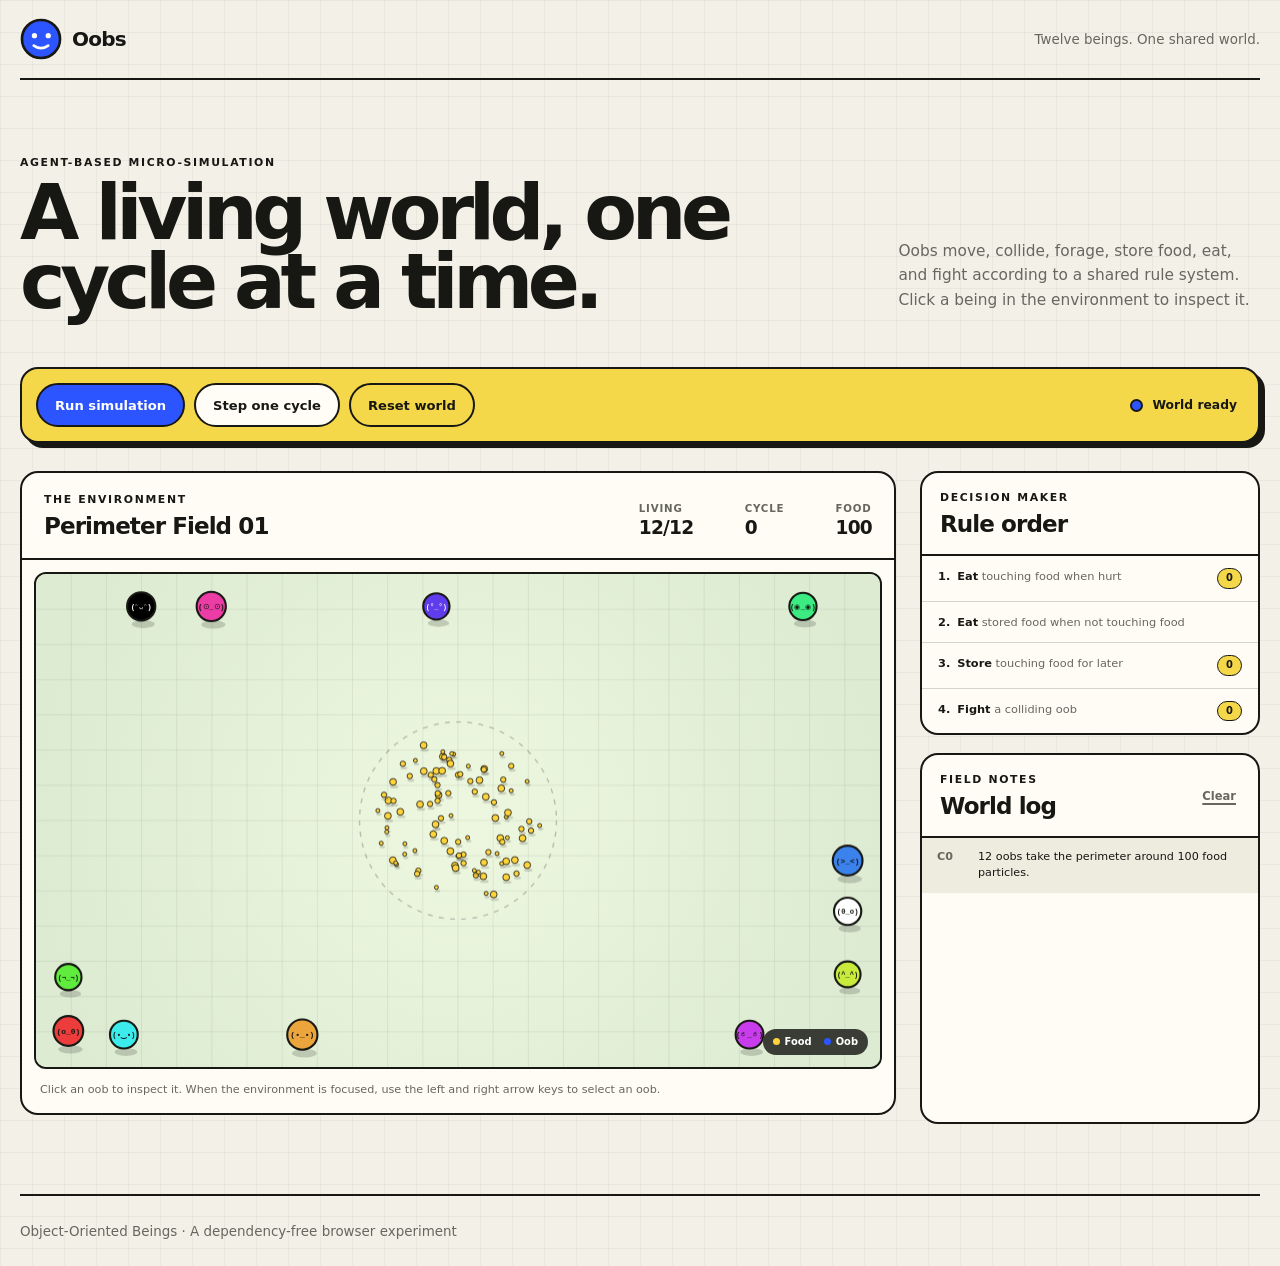
<file: index.html>
<!doctype html>
<html lang="en">
  <head>
    <meta charset="utf-8">
    <meta name="viewport" content="width=device-width, initial-scale=1">
    <meta
      name="description"
      content="Oobs is a tiny, agent-based world with rules, movement, collision physics, and food."
    >
    <meta name="theme-color" content="#f3f0e8">
    <title>Oobs — The Living Environment</title>
    <link rel="icon" href="assets/oob-mark.svg" type="image/svg+xml">
    <link rel="stylesheet" href="css/styles.css">
    <script src="js/app.js" type="module"></script>
  </head>
  <body>
    <a class="skip-link" href="#simulation">Skip to the simulation</a>

    <header class="site-header">
      <a class="brand" href="./" aria-label="Oobs home">
        <img src="assets/oob-mark.svg" width="42" height="42" alt="">
        <span>Oobs</span>
      </a>
      <p class="header-note">Twelve beings. One shared world.</p>
    </header>

    <main id="simulation">
      <section class="intro" aria-labelledby="page-title">
        <div>
          <p class="eyebrow">Agent-based micro-simulation</p>
          <h1 id="page-title">A living world, one cycle at a time.</h1>
        </div>
        <p class="intro-copy">
          Oobs move, collide, forage, store food, eat, and fight according to a
          shared rule system. Click a being in the environment to inspect it.
        </p>
      </section>

      <section class="control-bar" aria-label="Simulation controls">
        <div class="control-actions">
          <button
            class="button button--primary"
            id="toggle-run"
            type="button"
            aria-pressed="false"
          >
            Run simulation
          </button>
          <button class="button" id="step-cycle" type="button">
            Step one cycle
          </button>
          <button class="button button--quiet" id="reset-world" type="button">
            Reset world
          </button>
        </div>
        <p class="world-status" id="world-status" aria-live="polite">
          World ready
        </p>
      </section>

      <div class="workspace">
        <section class="panel environment-panel" aria-labelledby="environment-title">
          <header class="panel-header">
            <div>
              <p class="eyebrow">The environment</p>
              <h2 id="environment-title">Perimeter Field 01</h2>
            </div>
            <dl class="world-summary" aria-label="Environment statistics">
              <div>
                <dt>Living</dt>
                <dd id="living-count">12/12</dd>
              </div>
              <div>
                <dt>Cycle</dt>
                <dd id="cycle-count">0</dd>
              </div>
              <div>
                <dt>Food</dt>
                <dd id="food-count">100</dd>
              </div>
            </dl>
          </header>

          <div class="canvas-shell">
            <canvas
              id="world-canvas"
              width="1200"
              height="700"
              tabindex="0"
              aria-describedby="canvas-instructions"
            >
              This simulation requires a browser with canvas support.
            </canvas>
            <div class="canvas-key" aria-hidden="true">
              <span><i class="key-dot key-dot--food"></i> Food</span>
              <span><i class="key-dot key-dot--oob"></i> Oob</span>
            </div>
          </div>
          <p class="canvas-instructions" id="canvas-instructions">
            Click an oob to inspect it. When the environment is focused, use
            the left and right arrow keys to select an oob.
          </p>
        </section>

        <div class="right-rail">
          <section
            class="panel inspector"
            id="oob-inspector"
            aria-labelledby="inspector-name"
            hidden
          >
            <header class="inspector-header">
              <div class="inspector-identity">
                <span class="inspector-face" id="inspector-face" aria-hidden="true"></span>
                <div>
                  <p class="eyebrow" id="inspector-soul">Oob #1</p>
                  <h2 id="inspector-name">Oob</h2>
                </div>
              </div>
              <button
                class="icon-button"
                id="close-inspector"
                type="button"
                aria-label="Close oob details"
              >
                ×
              </button>
            </header>

            <dl class="oob-stats">
              <div>
                <dt>Vitality</dt>
                <dd id="inspector-health">0/1000</dd>
              </div>
              <div>
                <dt>Attack</dt>
                <dd id="inspector-attack">0</dd>
              </div>
              <div>
                <dt>Defense</dt>
                <dd id="inspector-defense">0</dd>
              </div>
              <div>
                <dt>Movement</dt>
                <dd id="inspector-movement">0 px</dd>
              </div>
              <div>
                <dt>Perception</dt>
                <dd id="inspector-perception">0 · 0 px</dd>
              </div>
              <div>
                <dt>Stored food</dt>
                <dd id="inspector-food">0/5</dd>
              </div>
              <div>
                <dt>Age</dt>
                <dd id="inspector-age">0 cycles</dd>
              </div>
              <div>
                <dt>Body mass</dt>
                <dd id="inspector-mass">0</dd>
              </div>
              <div>
                <dt>Last move</dt>
                <dd id="inspector-last-move">0 px</dd>
              </div>
              <div class="oob-stats__wide">
                <dt>Body color</dt>
                <dd class="color-value">
                  <i id="inspector-color-swatch" aria-hidden="true"></i>
                  <span id="inspector-color">—</span>
                </dd>
              </div>
              <div class="oob-stats__wide">
                <dt>Last action</dt>
                <dd id="inspector-action">None yet</dd>
              </div>
            </dl>
          </section>

          <section class="panel rulebook" aria-labelledby="rules-title">
            <header class="rail-header">
              <div>
                <p class="eyebrow">Decision maker</p>
                <h2 id="rules-title">Rule order</h2>
              </div>
            </header>
            <ol class="rule-list">
              <li>
                <span><strong>Eat</strong> touching food when hurt</span>
                <b id="eat-rule-count">0</b>
              </li>
              <li>
                <span><strong>Eat</strong> stored food when not touching food</span>
              </li>
              <li>
                <span><strong>Store</strong> touching food for later</span>
                <b id="store-rule-count">0</b>
              </li>
              <li>
                <span><strong>Fight</strong> a colliding oob</span>
                <b id="fight-rule-count">0</b>
              </li>
            </ol>
          </section>

          <aside class="panel log-panel" aria-labelledby="log-title">
            <header class="rail-header rail-header--split">
              <div>
                <p class="eyebrow">Field notes</p>
                <h2 id="log-title">World log</h2>
              </div>
              <button class="text-button" id="clear-log" type="button">
                Clear
              </button>
            </header>
            <ol
              class="event-log"
              id="event-log"
              aria-live="polite"
              aria-relevant="additions"
            ></ol>
          </aside>
        </div>
      </div>
    </main>

    <footer class="site-footer">
      <p>Object-Oriented Beings · A dependency-free browser experiment</p>
    </footer>
  </body>
</html>
</file>
<file: css/styles.css>
:root {
  color-scheme: light;
  --ink: #171713;
  --muted: #67675f;
  --paper: #f3f0e8;
  --surface: #fffdf6;
  --line: #171713;
  --blue: #2d55ff;
  --orange: #ff6238;
  --yellow: #f5d849;
  --green: #dcebd2;
  --shadow: 5px 5px 0 var(--line);
  --radius: 18px;
  font-family:
    Inter, ui-sans-serif, system-ui, -apple-system, BlinkMacSystemFont, "Segoe UI",
    sans-serif;
  font-synthesis: none;
  text-rendering: optimizeLegibility;
}

* {
  box-sizing: border-box;
}

[hidden] {
  display: none !important;
}

html {
  min-width: 320px;
  background: var(--paper);
}

body {
  min-height: 100vh;
  margin: 0;
  color: var(--ink);
  background:
    linear-gradient(rgba(23, 23, 19, 0.045) 1px, transparent 1px),
    linear-gradient(90deg, rgba(23, 23, 19, 0.045) 1px, transparent 1px),
    var(--paper);
  background-size: 32px 32px;
}

button,
a,
canvas {
  -webkit-tap-highlight-color: transparent;
}

button {
  font: inherit;
}

.skip-link {
  position: fixed;
  top: 12px;
  left: 12px;
  z-index: 100;
  padding: 10px 14px;
  color: white;
  background: var(--ink);
  transform: translateY(-160%);
}

.skip-link:focus {
  transform: translateY(0);
}

.site-header,
main,
.site-footer {
  width: min(1500px, calc(100% - 40px));
  margin-inline: auto;
}

.site-header {
  display: flex;
  align-items: center;
  justify-content: space-between;
  min-height: 80px;
  border-bottom: 2px solid var(--line);
}

.brand {
  display: inline-flex;
  gap: 10px;
  align-items: center;
  color: var(--ink);
  font-size: 1.25rem;
  font-weight: 900;
  letter-spacing: -0.04em;
  text-decoration: none;
}

.brand img {
  display: block;
}

.header-note,
.site-footer p {
  margin: 0;
  color: var(--muted);
  font-size: 0.84rem;
}

.intro {
  display: grid;
  grid-template-columns: minmax(0, 1.2fr) minmax(280px, 0.55fr);
  gap: clamp(32px, 7vw, 110px);
  align-items: end;
  padding: clamp(40px, 6vw, 76px) 0 clamp(32px, 4vw, 52px);
}

.eyebrow {
  margin: 0 0 9px;
  font-size: 0.68rem;
  font-weight: 900;
  letter-spacing: 0.15em;
  text-transform: uppercase;
}

h1,
h2,
p {
  text-wrap: pretty;
}

h1 {
  max-width: 880px;
  margin: 0;
  font-size: clamp(2.9rem, 6vw, 6.4rem);
  font-weight: 900;
  line-height: 0.9;
  letter-spacing: -0.07em;
}

h2 {
  margin: 0;
  font-size: clamp(1.2rem, 1.8vw, 1.6rem);
  line-height: 1;
  letter-spacing: -0.04em;
}

.intro-copy {
  max-width: 46ch;
  margin: 0 0 3px;
  color: var(--muted);
  font-size: clamp(0.96rem, 1.2vw, 1.08rem);
  line-height: 1.62;
}

.control-bar {
  display: flex;
  gap: 24px;
  align-items: center;
  justify-content: space-between;
  padding: 14px;
  background: var(--yellow);
  border: 2px solid var(--line);
  border-radius: var(--radius);
  box-shadow: var(--shadow);
}

.control-actions {
  display: flex;
  flex-wrap: wrap;
  gap: 9px;
}

.button,
.text-button,
.icon-button {
  border: 0;
  cursor: pointer;
}

.button {
  min-height: 44px;
  padding: 0 17px;
  color: var(--ink);
  font-size: 0.82rem;
  font-weight: 850;
  background: var(--surface);
  border: 2px solid var(--line);
  border-radius: 999px;
  transition:
    color 150ms ease,
    background-color 150ms ease,
    transform 150ms ease;
}

.button:hover:not(:disabled) {
  color: white;
  background: var(--ink);
  transform: translateY(-2px);
}

.button:disabled {
  cursor: not-allowed;
  opacity: 0.45;
}

.button--primary {
  color: white;
  background: var(--blue);
}

.button--primary[aria-pressed="true"] {
  color: var(--ink);
  background: var(--orange);
}

.button--quiet {
  background: transparent;
}

.button:focus-visible,
.text-button:focus-visible,
.icon-button:focus-visible,
.brand:focus-visible,
canvas:focus-visible {
  outline: 3px solid var(--orange);
  outline-offset: 3px;
}

.world-status {
  display: flex;
  gap: 9px;
  align-items: center;
  margin: 0 7px 0 0;
  font-size: 0.77rem;
  font-weight: 850;
  white-space: nowrap;
}

.world-status::before {
  width: 9px;
  height: 9px;
  background: var(--blue);
  border: 2px solid var(--line);
  border-radius: 50%;
  content: "";
}

.workspace {
  display: grid;
  grid-template-columns: minmax(0, 1fr) minmax(300px, 340px);
  gap: 24px;
  align-items: start;
  padding: 28px 0 70px;
}

.panel {
  overflow: hidden;
  background: color-mix(in srgb, var(--surface) 95%, transparent);
  border: 2px solid var(--line);
  border-radius: var(--radius);
}

.panel-header {
  display: flex;
  gap: 24px;
  align-items: flex-end;
  justify-content: space-between;
  padding: 20px 22px;
  border-bottom: 2px solid var(--line);
}

.world-summary {
  display: flex;
  gap: clamp(22px, 4vw, 52px);
  margin: 0;
}

.world-summary div {
  display: grid;
  gap: 3px;
}

.world-summary dt,
.oob-stats dt {
  color: var(--muted);
  font-size: 0.64rem;
  font-weight: 850;
  letter-spacing: 0.08em;
  text-transform: uppercase;
}

.world-summary dd {
  margin: 0;
  font-size: 1.16rem;
  font-weight: 900;
  font-variant-numeric: tabular-nums;
  letter-spacing: -0.04em;
}

.canvas-shell {
  position: relative;
  margin: 12px;
  overflow: hidden;
  line-height: 0;
  background: var(--green);
  border: 2px solid var(--line);
  border-radius: 12px;
}

canvas {
  display: block;
  width: 100%;
  height: auto;
  aspect-ratio: 12 / 7;
  cursor: crosshair;
  touch-action: manipulation;
}

.canvas-key {
  position: absolute;
  right: 12px;
  bottom: 12px;
  display: flex;
  gap: 12px;
  padding: 8px 10px;
  color: white;
  font-size: 0.62rem;
  font-weight: 850;
  line-height: 1;
  background: rgba(23, 23, 19, 0.82);
  border-radius: 999px;
  backdrop-filter: blur(6px);
}

.canvas-key span {
  display: inline-flex;
  gap: 5px;
  align-items: center;
}

.key-dot {
  display: inline-block;
  width: 7px;
  height: 7px;
  border-radius: 50%;
}

.key-dot--food {
  background: #ffd43b;
}

.key-dot--oob {
  background: #2d55ff;
}

.canvas-instructions {
  margin: 0;
  padding: 1px 18px 15px;
  color: var(--muted);
  font-size: 0.7rem;
  line-height: 1.45;
}

.right-rail {
  display: grid;
  gap: 18px;
}

.inspector {
  box-shadow: var(--shadow);
}

.inspector-header,
.rail-header {
  padding: 18px;
  border-bottom: 2px solid var(--line);
}

.inspector-header,
.inspector-identity,
.rail-header--split {
  display: flex;
  align-items: center;
}

.inspector-header,
.rail-header--split {
  justify-content: space-between;
}

.inspector-identity {
  gap: 12px;
  min-width: 0;
}

.inspector-face {
  display: grid;
  flex: 0 0 auto;
  width: 52px;
  height: 52px;
  place-items: center;
  color: var(--oob-ink, var(--ink));
  font-family: ui-monospace, "SFMono-Regular", Consolas, monospace;
  font-size: 0.78rem;
  font-weight: 900;
  background: var(--oob-color, var(--blue));
  border: 2px solid var(--line);
  border-radius: 50%;
}

.icon-button {
  display: grid;
  width: 36px;
  height: 36px;
  place-items: center;
  color: var(--ink);
  font-size: 1.45rem;
  line-height: 1;
  background: transparent;
  border-radius: 50%;
}

.icon-button:hover {
  background: var(--paper);
}

.oob-stats {
  display: grid;
  grid-template-columns: 1fr 1fr;
  margin: 0;
}

.oob-stats div {
  display: grid;
  gap: 5px;
  padding: 13px 16px;
  border-right: 1px solid #d7d3c8;
  border-bottom: 1px solid #d7d3c8;
}

.oob-stats div:nth-child(even) {
  border-right: 0;
}

.oob-stats .oob-stats__wide {
  grid-column: 1 / -1;
  border-right: 0;
}

.oob-stats div:last-child {
  border-bottom: 0;
}

.oob-stats dd {
  margin: 0;
  overflow-wrap: anywhere;
  font-size: 0.82rem;
  font-weight: 850;
  font-variant-numeric: tabular-nums;
}

.color-value {
  display: flex;
  gap: 7px;
  align-items: center;
}

.color-value i {
  display: inline-block;
  width: 12px;
  height: 12px;
  background: var(--oob-color, var(--blue));
  border: 1.5px solid var(--line);
  border-radius: 50%;
}

.rule-list,
.event-log {
  margin: 0;
  padding: 0;
  list-style: none;
}

.rule-list {
  counter-reset: rule;
}

.rule-list li {
  display: grid;
  grid-template-columns: 1fr auto;
  gap: 10px;
  align-items: start;
  padding: 12px 16px;
  color: var(--muted);
  font-size: 0.71rem;
  line-height: 1.45;
  border-bottom: 1px solid #d7d3c8;
  counter-increment: rule;
}

.rule-list li:last-child {
  border-bottom: 0;
}

.rule-list li span::before {
  margin-right: 7px;
  color: var(--ink);
  font-weight: 900;
  content: counter(rule) ".";
}

.rule-list strong {
  color: var(--ink);
}

.rule-list b {
  min-width: 25px;
  padding: 2px 6px;
  color: var(--ink);
  font-size: 0.62rem;
  text-align: center;
  background: var(--yellow);
  border: 1px solid var(--line);
  border-radius: 999px;
}

.text-button {
  padding: 4px;
  color: var(--muted);
  font-size: 0.72rem;
  font-weight: 850;
  background: transparent;
  text-decoration: underline;
  text-decoration-thickness: 1.5px;
  text-underline-offset: 3px;
}

.event-log {
  height: 284px;
  overflow-y: auto;
}

.event {
  display: grid;
  grid-template-columns: 33px 1fr;
  gap: 8px;
  padding: 11px 15px;
  font-size: 0.7rem;
  line-height: 1.45;
  border-bottom: 1px solid #d7d3c8;
}

.event:last-child {
  border-bottom: 0;
}

.event__cycle {
  color: var(--muted);
  font-weight: 900;
  font-variant-numeric: tabular-nums;
}

.event--system {
  background: #eeebdf;
}

.event--eat {
  background: #eff8e8;
}

.event--fight {
  background: #fff0e9;
}

.event-log:empty::after {
  display: block;
  padding: 28px 16px;
  color: var(--muted);
  font-size: 0.75rem;
  content: "No observations yet.";
}

.site-footer {
  display: flex;
  align-items: center;
  min-height: 72px;
  border-top: 2px solid var(--line);
}

@media (max-width: 1040px) {
  .workspace {
    grid-template-columns: 1fr;
  }

  .right-rail {
    grid-template-columns: repeat(2, minmax(0, 1fr));
  }

  .inspector {
    grid-column: 1 / -1;
  }
}

@media (max-width: 760px) {
  .intro {
    grid-template-columns: 1fr;
    gap: 20px;
  }

  .intro-copy {
    max-width: 60ch;
  }

  .right-rail {
    grid-template-columns: 1fr;
  }
}

@media (max-width: 620px) {
  .site-header,
  main,
  .site-footer {
    width: min(100% - 24px, 1500px);
  }

  .header-note {
    display: none;
  }

  .intro {
    padding-top: 40px;
  }

  h1 {
    font-size: clamp(3rem, 16vw, 4.8rem);
  }

  .control-bar,
  .panel-header {
    align-items: stretch;
    flex-direction: column;
  }

  .control-actions {
    display: grid;
  }

  .button {
    width: 100%;
  }

  .world-status {
    margin: 2px 4px;
  }

  .world-summary {
    justify-content: space-between;
  }

  .canvas-shell {
    margin: 8px;
  }

  .canvas-key {
    right: 7px;
    bottom: 7px;
  }
}

@media (prefers-reduced-motion: reduce) {
  *,
  *::before,
  *::after {
    scroll-behavior: auto !important;
    transition-duration: 0.01ms !important;
  }
}
</file>
